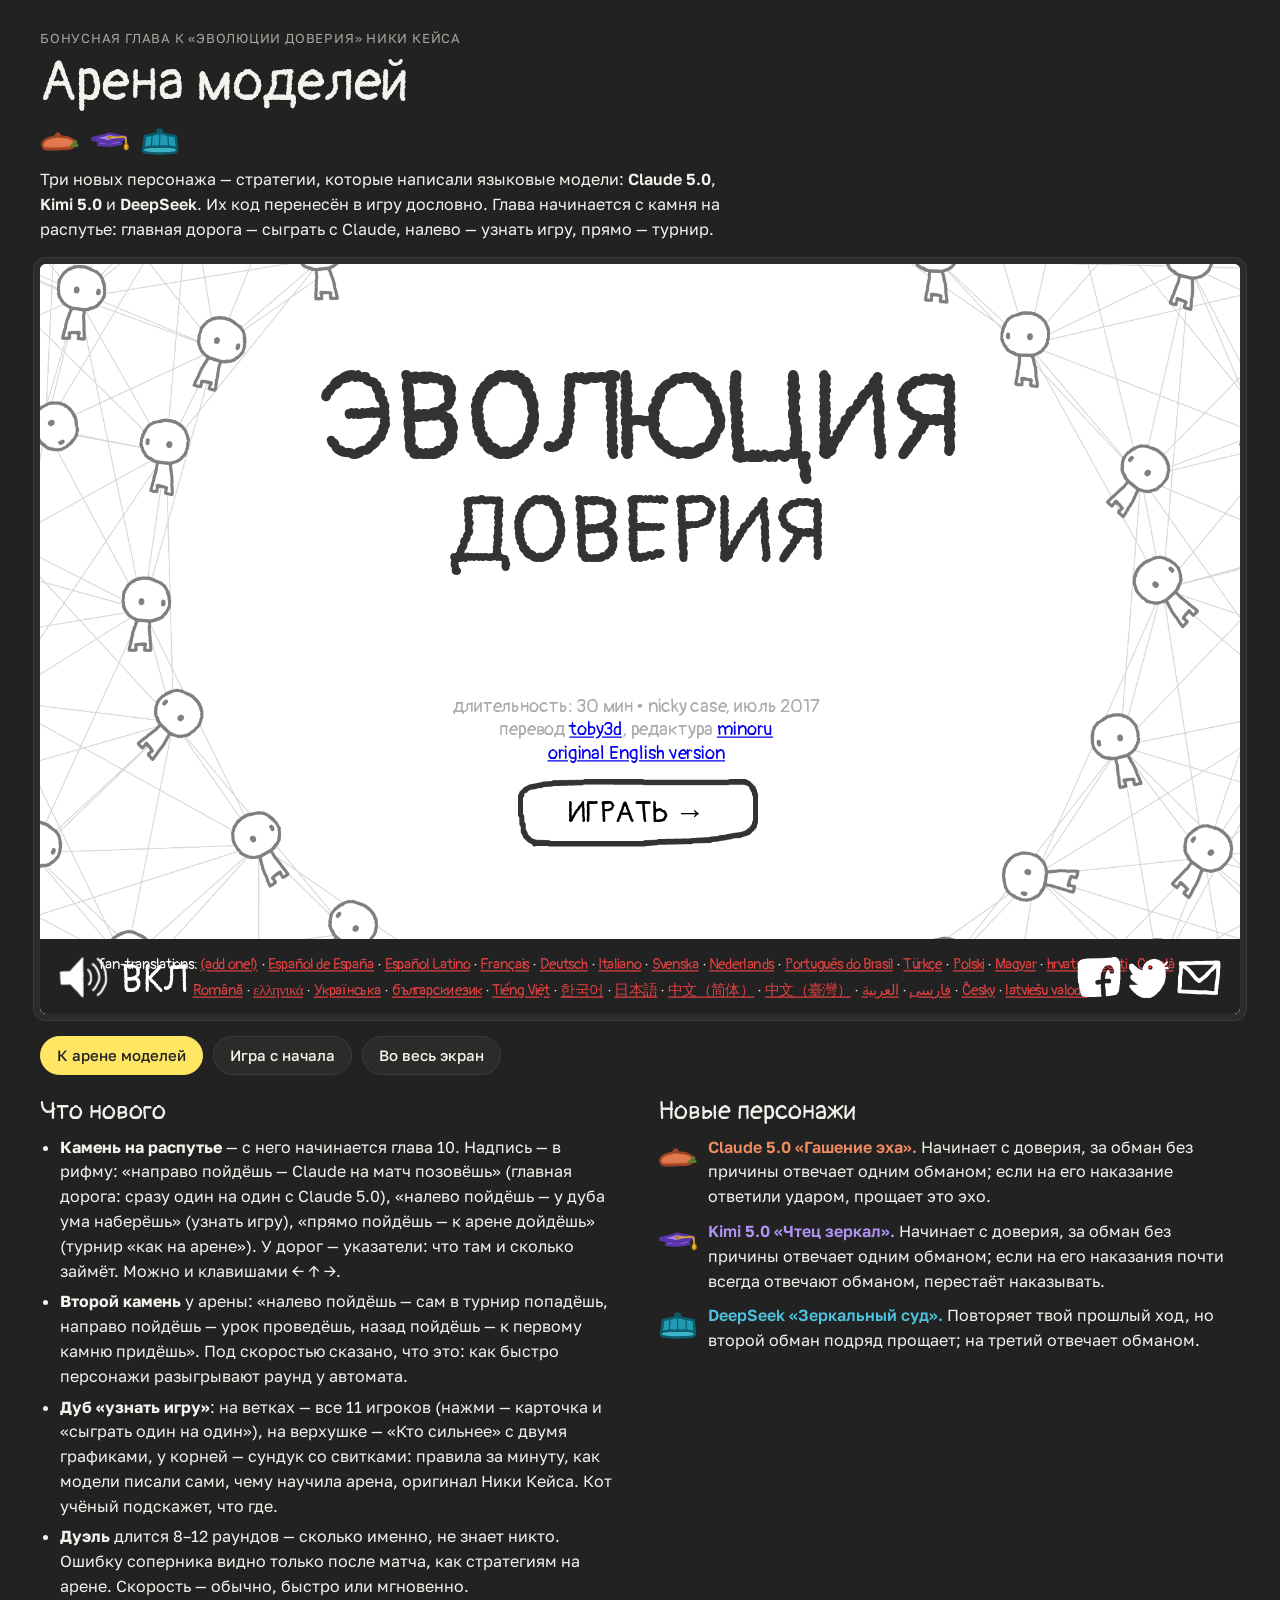
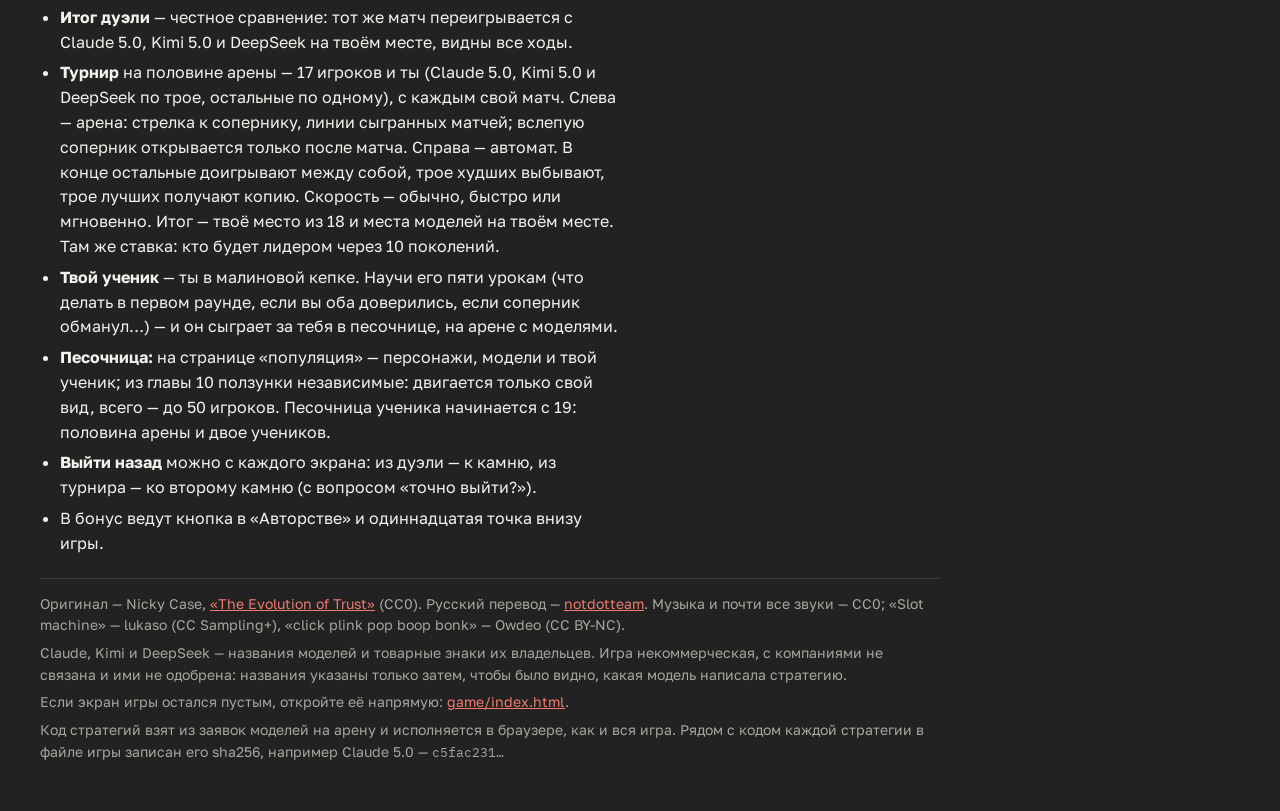
<file: index.html>
<!doctype html>
<html lang="ru">
<head>
<meta charset="utf-8">
<meta name="viewport" content="width=device-width, initial-scale=1">
<title>Арена моделей в «Эволюции доверия»</title>
<meta name="description" content="Бонусная глава к «Эволюции доверия» Ники Кейса: стратегии в ней написали языковые модели (Claude, Kimi, DeepSeek). Сыграй с ними один на один или в турнире — обыграешь?">
<meta property="og:type" content="website">
<meta property="og:site_name" content="Эволюция доверия">
<meta property="og:title" content="Эволюция доверия + бонус «Арена моделей»">
<meta property="og:description" content="Бонусная глава к «Эволюции доверия» Ники Кейса: стратегии в ней написали языковые модели (Claude, Kimi, DeepSeek). Сыграй с ними один на один или в турнире — обыграешь?">
<meta property="og:url" content="https://max508249-ctrl.github.io/arena/">
<meta property="og:image" content="https://max508249-ctrl.github.io/arena/preview.png">
<meta property="og:image:width" content="1200">
<meta property="og:image:height" content="630">
<meta property="og:locale" content="ru_RU">
<meta name="twitter:card" content="summary_large_image">
<link rel="icon" type="image/png" href="game/favicon.png">
<link rel="preconnect" href="https://fonts.googleapis.com">
<link rel="preconnect" href="https://fonts.gstatic.com" crossorigin>
<link rel="stylesheet" href="https://fonts.googleapis.com/css2?family=Pangolin&family=Golos+Text:wght@400;500;600&family=IBM+Plex+Mono:wght@400&display=swap">
<style>
/* Шрифт самой игры — запасной, если Google Fonts недоступен */
@font-face{ font-family: "Pangolin Game"; src: url(game/css/Pangolin-Regular.ttf) format("truetype"); font-display: swap; }
/* Шкаф игрового автомата: тёмный корпус (цвет подвала игры), белый экран с игрой, жёлтый — как подсвеченная клетка выигрыша */
:root{
	--bg: #222222;          /* корпус — как подвал оригинальной игры */
	--panel: #2b2b29;       /* вставки */
	--line: #3b3b38;
	--fg: #f3f2ec;          /* текст */
	--muted: #a7a69d;
	--accent: #ffe663;      /* подсвеченная клетка выигрыша в автомате */
	--accent-ink: #222222;
	--link: #f07a6f;        /* красные ссылки «Авторства», осветлённые для тёмного фона */
	--screen: #ffffff;
	--f-display: "Pangolin", "Pangolin Game", "Comic Sans MS", "Segoe Print", cursive;
	--f-body: "Golos Text", "Segoe UI", "Helvetica Neue", Arial, sans-serif;
	--f-mono: "IBM Plex Mono", "Consolas", "Menlo", monospace;
	color-scheme: dark;
}
html{ background: var(--bg); }
body{
	background: var(--bg);
	color: var(--fg);
	font-family: var(--f-body);
	font-size: 16px;
	line-height: 1.55;
	padding-left: max(16px, env(safe-area-inset-left, 0px));
	padding-right: max(16px, env(safe-area-inset-right, 0px));
	padding-block: 20px 40px;
}
.wrap{ max-width: 1200px; margin: 0 auto; display: grid; gap: 22px; }

/* Шапка */
.marquee{ display: grid; gap: 6px; }
.eyebrow{ font-size: 13px; letter-spacing: 0.06em; text-transform: uppercase; color: var(--muted); }
h1{
	font-family: var(--f-display); font-weight: 400;
	font-size: clamp(34px, 6vw, 56px); line-height: 1.02; margin: 0;
	text-wrap: balance;
}
.hats{ display: flex; flex-wrap: wrap; gap: 4px 10px; align-items: center; margin-top: 4px; }
.hat{
	width: 40px; height: 40px; flex: none;
	background: url(game/assets/ui/sandbox_hats.png) 0 0 / auto 100% no-repeat;
}
.lead{ max-width: 68ch; margin: 0; color: var(--fg); }
.lead b{ font-weight: 600; }

/* Экран */
.stage{
	position: relative; width: 100%; overflow: hidden;
	background: var(--screen); border-radius: 6px;
	box-shadow: 0 0 0 6px var(--panel), 0 0 0 7px var(--line);
}
.stage iframe{
	position: absolute; left: 0; top: 0;
	width: 960px; height: 600px; border: 0; display: block;
	transform-origin: 0 0;
}
.stage:fullscreen{ border-radius: 0; box-shadow: none; background: #000; }

.controls{ display: flex; flex-wrap: wrap; gap: 10px; align-items: center; }
.btn{
	font: 500 15px/1 var(--f-body);
	padding: 11px 16px; border-radius: 999px; cursor: pointer;
	border: 1px solid var(--line); background: var(--panel); color: var(--fg);
}
.btn:hover{ border-color: var(--muted); }
.btn:focus-visible, a:focus-visible{ outline: 2px solid var(--accent); outline-offset: 2px; }
.btn.primary{ background: var(--accent); color: var(--accent-ink); border-color: var(--accent); }
.btn.primary:hover{ filter: brightness(1.05); }
.status{ font-size: 14px; color: var(--muted); }
.phone-hint{ display: none; margin: 0; font-size: 14px; color: var(--muted); }
@media (max-width: 700px) and (orientation: portrait){ .phone-hint{ display: block; } }

/* Описание */
.info{ display: grid; grid-template-columns: repeat(auto-fit, minmax(min(100%, 320px), 1fr)); gap: 22px 36px; }
.info section{ min-width: 0; }
h2{
	font-family: var(--f-display); font-weight: 400; font-size: 26px; line-height: 1.15;
	margin: 0 0 8px;
}
.info p, .info li{ margin: 0; }
.info p + p{ margin-top: 8px; }
.info ul{ margin: 0; padding-left: 20px; display: grid; gap: 6px; }
.cast{ list-style: none; padding: 0 !important; gap: 10px !important; }
.cast li{ display: grid; grid-template-columns: 40px 1fr; gap: 10px; align-items: start; }
.cast .hat{ margin-top: 2px; }
.cast b{ font-weight: 600; }
.c5{ color: #f08b62; } .k5{ color: #b195f5; } .ds{ color: #4cc0dc; }
a{ color: var(--link); }
.mono{ font-family: var(--f-mono); font-size: 13px; }
footer{ border-top: 1px solid var(--line); padding-top: 14px; color: var(--muted); font-size: 14px; display: grid; gap: 6px; max-width: 100ch; }
@media (prefers-reduced-motion: reduce){ *{ transition: none !important; } }
</style>

<div class="wrap">

	<header class="marquee">
		<div class="eyebrow">Бонусная глава к «Эволюции доверия» Ники Кейса</div>
		<h1>Арена моделей</h1>
		<div class="hats" aria-hidden="true">
			<span class="hat" style="background-position:-320px 0"></span>
			<span class="hat" style="background-position:-360px 0"></span>
			<span class="hat" style="background-position:-400px 0"></span>
		</div>
		<p class="lead">Три новых персонажа — стратегии, которые написали языковые модели: <b>Claude 5.0</b>, <b>Kimi 5.0</b> и <b>DeepSeek</b>. Их код перенесён в игру дословно. Глава начинается с камня на распутье: главная дорога — сыграть с Claude, налево — узнать игру, прямо — турнир.</p>
	</header>

	<div class="stage" id="stage">
		<iframe id="game" src="game/index.html" title="Эволюция доверия с бонусной главой «Арена моделей»"></iframe>
	</div>

	<div class="controls">
		<button class="btn primary" id="to-arena" type="button">К арене моделей</button>
		<button class="btn" id="restart" type="button">Игра с начала</button>
		<button class="btn" id="full" type="button">Во весь экран</button>
		<span class="status" id="status" role="status"></span>
	</div>
	<p class="phone-hint">Игра свёрстана под экран 960 × 600: поверни телефон горизонтально — игра встанет на весь экран по высоте. «Во весь экран» на Android поворачивает картинку сам.</p>

	<div class="info">
		<section>
			<h2>Что нового</h2>
			<ul>
				<li><b>Камень на распутье</b> — с него начинается глава 10. Надпись — в рифму: «направо пойдёшь — Claude на матч позовёшь» (главная дорога: сразу один на один с Claude 5.0), «налево пойдёшь — у дуба ума наберёшь» (узнать игру), «прямо пойдёшь — к арене дойдёшь» (турнир «как на арене»). У дорог — указатели: что там и сколько займёт. Можно и клавишами ← ↑ →.</li>
				<li><b>Второй камень</b> у арены: «налево пойдёшь — сам в турнир попадёшь, направо пойдёшь — урок проведёшь, назад пойдёшь — к первому камню придёшь». Под скоростью сказано, что это: как быстро персонажи разыгрывают раунд у автомата.</li>
				<li><b>Дуб «узнать игру»</b>: на ветках — все 11 игроков (нажми — карточка и «сыграть один на один»), на верхушке — «Кто сильнее» с двумя графиками, у корней — сундук со свитками: правила за минуту, как модели писали сами, чему научила арена, оригинал Ники Кейса. Кот учёный подскажет, что где.</li>
				<li><b>Дуэль</b> длится 8–12 раундов — сколько именно, не знает никто. Ошибку соперника видно только после матча, как стратегиям на арене. Скорость — обычно, быстро или мгновенно.</li>
				<li><b>Итог дуэли</b> — честное сравнение: тот же матч переигрывается с Claude 5.0, Kimi 5.0 и DeepSeek на твоём месте, видны все ходы.</li>
				<li><b>Турнир</b> на половине арены — 17 игроков и ты (Claude 5.0, Kimi 5.0 и DeepSeek по трое, остальные по одному), с каждым свой матч. Слева — арена: стрелка к сопернику, линии сыгранных матчей; вслепую соперник открывается только после матча. Справа — автомат. В конце остальные доигрывают между собой, трое худших выбывают, трое лучших получают копию. Скорость — обычно, быстро или мгновенно. Итог — твоё место из 18 и места моделей на твоём месте. Там же ставка: кто будет лидером через 10 поколений.</li>
				<li><b>Твой ученик</b> — ты в малиновой кепке. Научи его пяти урокам (что делать в первом раунде, если вы оба доверились, если соперник обманул…) — и он сыграет за тебя в песочнице, на арене с моделями.</li>
				<li><b>Песочница:</b> на странице «популяция» — персонажи, модели и твой ученик; из главы 10 ползунки независимые: двигается только свой вид, всего — до 50 игроков. Песочница ученика начинается с 19: половина арены и двое учеников.</li>
				<li><b>Выйти назад</b> можно с каждого экрана: из дуэли — к камню, из турнира — ко второму камню (с вопросом «точно выйти?»).</li>
				<li>В бонус ведут кнопка в «Авторстве» и одиннадцатая точка внизу игры.</li>
			</ul>
		</section>
		<section>
			<h2>Новые персонажи</h2>
			<ul class="cast">
				<li><span class="hat" style="background-position:-320px 0"></span><span><b class="c5">Claude 5.0 «Гашение эха».</b> Начинает с доверия, за обман без причины отвечает одним обманом; если на его наказание ответили ударом, прощает это эхо.</span></li>
				<li><span class="hat" style="background-position:-360px 0"></span><span><b class="k5">Kimi 5.0 «Чтец зеркал».</b> Начинает с доверия, за обман без причины отвечает одним обманом; если на его наказания почти всегда отвечают обманом, перестаёт наказывать.</span></li>
				<li><span class="hat" style="background-position:-400px 0"></span><span><b class="ds">DeepSeek «Зеркальный суд».</b> Повторяет твой прошлый ход, но второй обман подряд прощает; на третий отвечает обманом.</span></li>
			</ul>
		</section>
	</div>

	<footer>
		<div>Оригинал — Nicky Case, <a href="https://ncase.me/trust/" target="_blank" rel="noopener">«The Evolution of Trust»</a> (CC0). Русский перевод — <a href="https://github.com/notdotteam/trust" target="_blank" rel="noopener">notdotteam</a>. Музыка и почти все звуки — CC0; «Slot machine» — lukaso (CC Sampling+), «click plink pop boop bonk» — Owdeo (CC BY-NC).</div>
		<div>Claude, Kimi и DeepSeek — названия моделей и товарные знаки их владельцев. Игра некоммерческая, с компаниями не связана и ими не одобрена: названия указаны только затем, чтобы было видно, какая модель написала стратегию.</div>
		<div>Если экран игры остался пустым, откройте её напрямую: <a href="game/index.html" target="_self">game/index.html</a>.</div>
		<div>Код стратегий взят из заявок моделей на арену и исполняется в браузере, как и вся игра. Рядом с кодом каждой стратегии в файле игры записан его sha256, например Claude 5.0 — <span class="mono">c5fac231…</span></div>
	</footer>

</div>

<script>
(function(){
	var stage = document.getElementById("stage");
	var frame = document.getElementById("game");
	var statusEl = document.getElementById("status");
	var W = 960, H = 600;

	var touch = !!(window.matchMedia && window.matchMedia("(pointer: coarse)").matches);
	function fullEl(){ return document.fullscreenElement || document.webkitFullscreenElement || null; }
	function landscape(){ return window.innerWidth > window.innerHeight; }

	// Экран игры масштабируется под ширину страницы (игра свёрстана под 960 × 600).
	// Телефон горизонтально — ещё и под высоту экрана, чтобы игра была видна целиком, без прокрутки.
	function fit(){
		var full = fullEl() === stage;
		var s;
		if(full){
			s = Math.min(window.innerWidth / W, window.innerHeight / H);
			frame.style.left = Math.max(0, (window.innerWidth - W * s) / 2) + "px";
			frame.style.top = Math.max(0, (window.innerHeight - H * s) / 2) + "px";
			stage.style.height = "";
		}else{
			s = Math.min(stage.clientWidth / W, 1.25);
			if(touch && landscape()) s = Math.min(s, (window.innerHeight - 8) / H);
			frame.style.left = Math.max(0, (stage.clientWidth - W * s) / 2) + "px";
			frame.style.top = "0px";
			stage.style.height = Math.round(H * s) + "px";
		}
		frame.style.transform = "scale(" + s + ")";
	}
	fit();
	if(window.ResizeObserver) new ResizeObserver(fit).observe(stage);
	window.addEventListener("resize", fit);
	document.addEventListener("fullscreenchange", fit);
	document.addEventListener("webkitfullscreenchange", fit);

	// Повернули телефон горизонтально — показать игру целиком
	window.addEventListener("orientationchange", function(){
		setTimeout(function(){
			fit();
			if(touch && landscape() && !fullEl() && stage.scrollIntoView) stage.scrollIntoView({block: "center"});
		}, 300);
	});

	function say(text){ statusEl.textContent = text || ""; }

	// Сразу в главу 10: игра должна загрузиться; кнопка «Начать» нажимается за игрока
	document.getElementById("to-arena").addEventListener("click", function(){
		var w;
		try{
			w = frame.contentWindow;
			if(!w || !w.slideshow || !w.publish) throw new Error("not ready");
		}catch(e){
			say("Нажмите «Начать», затем последнюю, одиннадцатую точку внизу игры.");
			return;
		}
		var start = w.slideshow.objects && w.slideshow.objects.loading_button;
		if(start){
			if(!start.active){ say("Игра ещё загружается — попробуйте через пару секунд."); return; }
			if(start.config && start.config.onclick) start.config.onclick();
		}
		if(w.Scratcher && w.Scratcher.isTransitioning){
			setTimeout(function(){ w.publish("slideshow/scratch", ["arena"]); }, 1700);
		}else{
			w.publish("slideshow/scratch", ["arena"]);
		}
		say("");
		try{ frame.focus(); }catch(e){}
	});

	document.getElementById("restart").addEventListener("click", function(){
		say("");
		try{ frame.contentWindow.location.reload(); }catch(e){ frame.src = "game/index.html"; }
	});

	// Во весь экран; на телефоне — сразу горизонтально (где браузер это позволяет: Android — да, iPhone — нет)
	var fullBtn = document.getElementById("full");
	var requestFull = stage.requestFullscreen || stage.webkitRequestFullscreen;
	if(!requestFull){ fullBtn.hidden = true; }
	function lockLandscape(){
		try{
			if(touch && screen.orientation && screen.orientation.lock){
				var l = screen.orientation.lock("landscape");
				if(l && l.catch) l.catch(function(){});
			}
		}catch(e){}
	}
	function onFullChange(){
		if(fullEl() === stage){ lockLandscape(); }
		else{ try{ if(screen.orientation && screen.orientation.unlock) screen.orientation.unlock(); }catch(e){} }
	}
	document.addEventListener("fullscreenchange", onFullChange);
	document.addEventListener("webkitfullscreenchange", onFullChange);
	fullBtn.addEventListener("click", function(){
		var p;
		try{ p = requestFull.call(stage); }catch(e){ p = null; }
		if(p && p.catch) p.catch(function(){ say("Полноэкранный режим здесь недоступен."); });
	});
})();
</script>
</file>
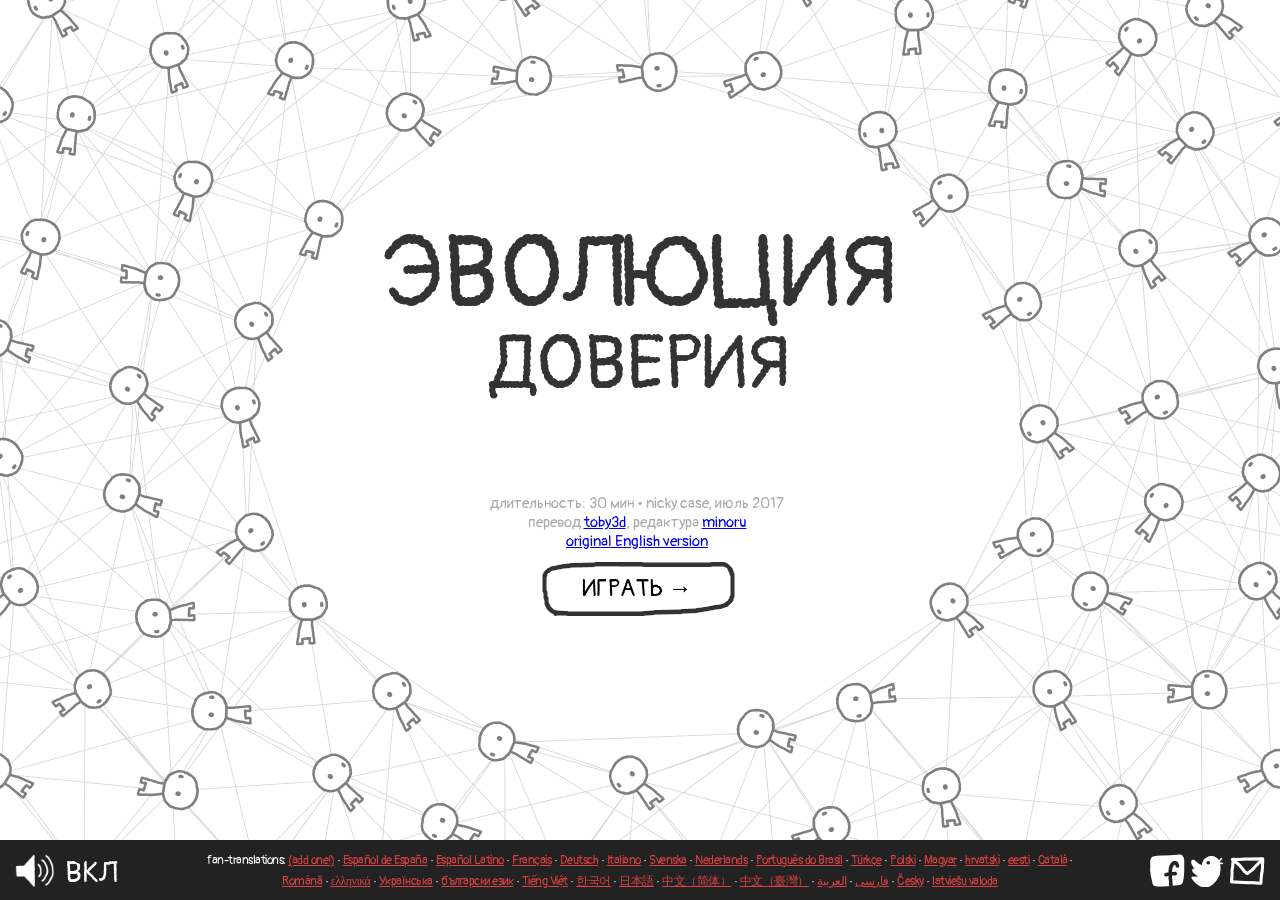
<file: game/index.html>
<!--

TRANSLATION GUIDE:
https://github.com/ncase/trust#how-to-translate-this-thang

Hello fan-translaters!
First off, thank you so much for taking the time to help out,
I super appreciate it. :3 Anyway, to make translation a bit easier
(or at least less painful) I've scattered comments about on
what things you should translate, plus any additional info

Translate the following files:

    index.html - The title & social sharing text (a few words)
    words.html - All the words for the interactive itself (~3,300 words)
    (optional) notes/index.html - The footnotes (~1,100 words)
    (optional) peeps/index.html - The full credits (a few words)

Many thanks again!

<3,
~ Nicky Case

-->
<!doctype>
<html>
<head>

	<!-- TO TRANSLATE: "title", "description" -->
	<title>Эволюция доверия</title>
	<meta name="description" content="интерактивное руководство теории игр о том, зачем и как мы доверяем друг другу"/>
    <meta content="text/html;charset=utf-8" http-equiv="Content-Type">
	<meta content="utf-8" http-equiv="encoding">
	<meta charset="utf-8">
	<link rel="icon" type="image/png" href="favicon.png">

	<!-- TO TRANSLATE: "name", "description" -->
	<meta itemprop="name" content="Эволюция доверия">
	<meta itemprop="description" content="интерактивное руководство теории игр о том, зачем и как мы доверяем друг другу">
	<meta itemprop="image" content="http://ncase.me/trust/social/thumbnail.png">

	<!-- TO TRANSLATE: "title", "description" -->
	<meta name="twitter:card" content="summary_large_image">
	<meta name="twitter:site" content="@ncasenmare">
	<meta name="twitter:title" content="Эволюция доверия">
	<meta name="twitter:description" content="интерактивное руководство теории игр о том, зачем и как мы доверяем друг другу">
	<meta name="twitter:creator" content="@ncasenmare">
	<meta name="twitter:image" content="http://ncase.me/trust/social/thumbnail.png">

	<!-- TO TRANSLATE: "title", "description" -->
	<meta property="og:title" content="Эволюция доверия">
	<meta property="og:type" content="website">
	<meta property="og:url" content="http://ncase.me/trust/">
	<meta property="og:image" content="http://ncase.me/trust/social/thumbnail.png">
	<meta property="og:description" content="интерактивное руководство теории игр о том, зачем и как мы доверяем друг другу">

	<!-- Styles -->
	<link rel="stylesheet" href="css/slides.css">
	<link rel="stylesheet" href="css/balloon.css">
	<link rel="stylesheet" href="css/arena.css"> <!-- АРЕНА МОДЕЛЕЙ -->

</head>
<body>
	<div id="preloader">загрузка...</div> <!-- TRANSLATE THIS -->
	<div style="display:none" id="main">
		<div id="slideshow_container">
			<div id="slideshow"></div>
			<div id="scratcher"></div>
		</div>
	</div>
	<div style="display:none" id="footer">
		<div id="sound" sound="on" class="no-select">
			<div id="sound_icon"></div>
			<div id="sound_on">ВКЛ</div> <!-- TRANSLATE THIS -->
			<div id="sound_off">ВЫКЛ</div> <!-- TRANSLATE THIS -->
		</div>
		<div id="select"></div>

		<!-- TRANSLATE "title" & "text". Make sure it's less than 112 characters, for Twitter's sake -->
		<!-- Also, "link" will be changed later to whatever the link for the translated version will be. -->
		<sharing title="Эволюция доверия"
				 text="Люди больше не доверяют друг другу. Зачем? И как это исправить? Интерактивное руководство теории игр о доверии:"
				 link="http://ncase.me/trust/"></sharing>

		<!-- List of translations thus far! -->
		<div id="translations">
			fan-translations:
			<a href="https://github.com/ncase/trust#how-to-translate-this-thang" target="_blank">(add one!)</a> &middot;
			<a href="https://ccamara.github.io/trust/">Español de España</a> &middot;
			<a href="https://maeriens.github.io/trust/">Español Latino</a> &middot;
			<a href="https://ayowel.github.io/trust/">Français</a> &middot;
			<a href="https://jkoelling.github.io/trust/">Deutsch</a> &middot;
			<a href="https://lvdt.github.io/trust/">Italiano</a> &middot;
			<a href="http://trust.alicedarner.se/">Svenska</a> &middot;
			<a href="https://rayraz.github.io/trust/">Nederlands</a> &middot;
			<a href="https://brunolemos.github.io/trust/">Português do Brasil</a> &middot;
			<a href="https://osaatcioglu.github.io/trust/">Türkçe</a> &middot;
			<a href="https://sin.github.io/trust/">Polski</a> &middot;
			<a href="http://ncase.me/trust-hu/">Magyar</a> &middot;
			<a href="http://www.varljiv.org/evolucija-povjerenja/index.html">hrvatski</a> &middot;
			<a href="http://ncase.me/trust-et/">eesti</a> &middot;
			<a href="https://fbricart.github.io/trust/">Català</a> &middot;
			<a href="https://enfactorial.github.io/trust/">Română</a> &middot;
			<a href="https://lightspot21.github.io/trust/">ελληνικά</a> &middot;
			<a href="https://yaroslav-f.github.io/trust/">Українська</a> &middot;
			<a href="http://ncase.me/trust-bg/">български език</a> &middot;
			<a href="https://nghiatt90.github.io/trust-vn/">Tiếng Việt</a> &middot;
			<a href="https://osori.github.io/trust-ko/">한국어</a> &middot; 
			<a href="https://htlife.github.io/trust_jp/">日本語</a> &middot;
			<a href="https://sekai.co/trust/">中文（简体）</a> &middot; 
			<a href="https://audreyt.github.io/trust-zh-TW/">中文（臺灣）</a>	 &middot;
			<a href="https://hamed.github.io/trust/">فارسی</a> &middot;
			<a href="https://mudaraljundi.github.io/trust/">العربية</a> &middot;
			<a href="https://nextghost.github.io/trust/">Česky</a> &middot;
			<a href="https://reversedfate.github.io/trust/">latviešu valoda</a>
		</div>

	</div>
</body>
</html>

<!-- Libraries -->
<script src="js/lib/helpers.js"></script>
<script src="js/lib/pegasus.js"></script>
<script>var c_ = {};</script>
<script src="js/lib/minpubsub.src.js"></script>
<script src="js/lib/q.js"></script>
<script src="js/lib/pixi.min.js"></script>
<script src="js/lib/howler.js"></script>
<script>var createjs = window;</script>
<script src="js/lib/tweenjs-0.6.2.min.js"></script>
<script>Ticker.framerate=60; Ticker.paused=true;</script>
<script src="js/lib/sharing.js"></script>

<!-- Core Engine -->
<script src="js/core/Loader.js"></script>
<script src="js/core/Slideshow.js"></script>
<script src="js/core/SlideSelect.js"></script>
<script src="js/core/Button.js"></script>
<script src="js/core/TextBox.js"></script>
<script src="js/core/Words.js"></script>
<script src="js/core/IncDecNumber.js"></script>
<script src="js/core/Slider.js"></script>
<script src="js/core/Scratcher.js"></script>
<script src="js/core/Background.js"></script>
<script src="js/core/ImageBox.js"></script>
<script src="js/core/PayoffsUI.js"></script>

<!-- Simulations -->
<script src="js/sims/Splash.js"></script>
<script src="js/sims/PD.js"></script>
<script src="js/sims/ArenaStrategies.js"></script> <!-- АРЕНА: новые персонажи -->
<script src="js/sims/Iterated.js"></script>
<script src="js/sims/Tournament.js"></script>
<script src="js/sims/SandboxUI.js"></script>
<script src="js/sims/ArenaUI.js"></script> <!-- АРЕНА: объекты бонусной главы -->

<!-- Slides -->
<script src="js/slides/0_Slides_Intro.js"></script>
<script src="js/slides/1_Slides_OneOff.js"></script>
<script src="js/slides/2_Slides_Iterated.js"></script>
<script src="js/slides/3_Slides_Tournament.js"></script>
<script src="js/slides/4_Slides_Evolution.js"></script>
<script src="js/slides/5_Slides_Distrust.js"></script>
<script src="js/slides/6_Slides_Noise.js"></script>
<script src="js/slides/7_Slides_Sandbox.js"></script>
<script src="js/slides/8_Slides_Conclusion.js"></script>
<script src="js/slides/9_Slides_Credits.js"></script>
<script src="js/slides/10_Slides_Arena.js"></script> <!-- АРЕНА: бонусная глава -->

<!-- Main Code -->
<script src="js/main.js"></script>
</file>
<file: game/css/slides.css>
@font-face{
	font-family: Pangolin;
	font-style: normal;
	src: url('Pangolin-Regular.ttf') format('truetype');
}

html,body{
	width: 100%;
	height: 100%;
}

body{
	
	margin:0;
	overflow: hidden;

	background: #fff;

	font-family: 'Pangolin', cursive;
	color: #333;
	font-size: 20px;

}
#preloader{
	position: absolute;
    margin: auto;
    top: 0;
    left: 0;
    right: 0;
    bottom: 0;
    width: 200px;
    height: 50px;
    font-size: 30px;
    text-align: center;
}
#main{
	width: 100%;
	height: calc(100% - 60px);
	position: relative;
	overflow: hidden;
}
#footer{
	position: absolute;
	z-index: 1000;
	width: 100%;
	height: 60px;
	background: #222;
}
s{
	text-decoration: line-through;
}

#translations{
	margin: 10px auto;
    font-size: 12px;
    line-height: 21px;
    color: #fff;
    text-align: center;
    width: 900px;
    letter-spacing: -0.5px;
}
#translations a{
	color:#dd4040;
}
#translations a:hover{
	color:#ee5151;
}



/*************************/
/******* SOUND *******/
/*************************/
#sound{
	position: absolute;
	left:13px;
	top:5px;
	width: 100px;
	height: 50px;
	cursor: pointer;
}
#sound > div{
	position: absolute;
}
#sound #sound_icon{
	background: url(../assets/ui/sound.png);
	background-size: auto 100%;
	width: 40px;
	height: 40px;
	top: 5px;
	left:2px;
}
#sound #sound_on, #sound #sound_off{
	left: 52px;
    font-size: 30px;
    line-height: 55px;
}
#sound #sound_on{
	color:#fff;
}
#sound #sound_off{
	color:#595959;
}
#sound[sound=off] #sound_icon{
	background-position: -40px 0;
}
#sound[sound=on] #sound_on, #sound[sound=off] #sound_off{
	display: block;
}
#sound[sound=off] #sound_on, #sound[sound=on] #sound_off{
	display: none;
}

.sharing{
	position: absolute;
	width:120px;
	height:40px;
	top:10px;
	right:13px;
}
.sharing img{
	width: 40px;
	height: 40px;
}

/*************************/
/******* SLIDESHOW *******/
/*************************/

#slideshow_container{
	width:0; height:0;
	position:absolute;
	margin:auto; 
	top:0; left:0; right:0; bottom:0;
}
#slideshow{
	
	/*border: 1px solid rgba(0,0,0,0.2);*/
	width:960px;
	height:540px;

	/* Center this thing */
	position: absolute;
	left:-480px;
	top:-270px;

}
.object{
	position: absolute;
	transition: left 0.5s ease-in-out, top 0.5s ease-in-out;
}
.fader{
	transition: opacity 0.5s ease-in-out !important;
}

/******** Text Box ********/

.textbox{}
.textbox > div{
	position: absolute;
}
/* fake bold */
.textbox b{
	font-weight: normal;
	text-shadow:1px 0 0 currentColor;
}


.label{
	position: absolute;
}

/********* Button ********/

.no-select{
	-webkit-user-select: none;
	-moz-user-select: none;
	-ms-user-select: none;
	user-select: none;
	cursor: default;
}
.button{
	z-index: 0;
	-webkit-user-select: none;
	-moz-user-select: none;
	-ms-user-select: none;
	user-select: none;

	transform-origin: 97.5px 27.5px;
	transition: transform 0.1s ease-out;

	text-align: center;
}
.button #background{
	position: absolute;
	background: url(../assets/ui/button.png);
	width:250px; height:125px;
	background-size: 100%;
	top:-35px; left:-30px;
	pointer-events:none;
	cursor: default;
}
.button #text{
	
	font-family: 'Pangolin', cursive;
	color: #000;
	font-size: 24px;

	width: 180px;
	height: 30px;
	text-align: center;

	position: absolute;
	top:14px; left:5px;

	cursor: default;

}
.button #hitbox{
	position: absolute;
	width:195px; height:55px;
	cursor: pointer;
}
.button[hover=yes]{
	z-index: 100;
	transform: scale(1.02, 1.02);
}
.button[hover=yes] #background{
	background-position: 0px -125px !important;
}
.button[deactivated=yes] #background{
	background-position: 0px -250px !important;
}
.button[deactivated=yes] #text{
	color: #CCCCCC;
}
.button[deactivated=yes] #hitbox{
	display: none;
}
.button[size=short]{
	transform-origin: 57.5px 27.5px;
}
.button[size=short] #background{
	background: url(../assets/ui/button_short.png);
	background-size: 100%;
	width:150px; left:-20px;
}
.button[size=short] #text{
	width:105px;
	/*font-size: 18px;
    top: 18px;*/
}
.button[size=short] #hitbox{
	width:115px;
}
.button[size=long]{
	transform-origin: 172.5px 27.5px;
}
.button[size=long] #background{
	background: url(../assets/ui/button_long.png);
	background-size: 100%;
	width:400px;
}
.button[size=long] #text{
	width:330px;
	top: 11px;
}
.button[size=long] #hitbox{
	width:345px;
}
.button:active{
    transform: scale(0.95, 0.95);
}


/*************************/
/****** SANDBOX UI *******/
/*************************/

#sandbox_tabs{
	position: absolute;
	left: 460px; top:-10px;
	background: url(../assets/ui/sandbox_tabs.png);
	width:500px; height:470px;
	background-size: auto 100%;

	-webkit-user-select: none;  /* Chrome all / Safari all */
	-moz-user-select: none;     /* Firefox all */
	-ms-user-select: none;      /* IE 10+ */
	user-select: none; 
	cursor: default;
}
#sandbox_tabs > div{
	position: absolute;
}
#sandbox_tabs .hitbox{
	cursor: pointer;
	font-size: 25px;
	top: 22px;
}
#sandbox_tabs .sandbox_page{
	width: 433px;
	height: 385px;
	left: 33px;
	top: 80px;
}
.incdec{
	width: 0; height: 0;
	position: absolute;
}
.incdec > div{
	position: absolute;
}
.incdec > .incdec_num{
	width:50px; height:50px;
	font-size: 25px;
	text-align: center;
    top: -16px;
    left: -25px;
    cursor: default;
}
.incdec > .incdec_control{
	left:-10px;
	width:20px; height:20px;
	background: url(../assets/ui/sandbox_incdec.png);
	background-size: auto 100%;
	cursor: pointer;
}
.incdec > .incdec_control[arrow=up]{ top:-35px; background-position:0px 0px; }
.incdec > .incdec_control[arrow=up]:hover{ background-position:-20px 0px; }
.incdec > .incdec_control[arrow=down]{ bottom:-35px; background-position:-40px 0px; }
.incdec > .incdec_control[arrow=down]:hover{ background-position:-60px 0px; }

.slider{
	position: absolute;
	height: 40px;
}
.slider > div{
	position: absolute;
}
.slider > .slider_bg{
	top:0;
	width:100%; height:30px;
	background: url(../assets/ui/slider_bg.png);
	background-size: auto 100%;
}
.slider > .slider_knob{
	top:0;
	width:30px; height:30px;
	background: url(../assets/ui/slider_knob.png);
	background-size: 100% 100%;
	cursor: -webkit-grab;
	cursor: -moz-grab;
	cursor: grab;
}
.slider > .slider_knob:active{
	cursor: -webkit-grabbing;
	cursor: -moz-grabbing;
	cursor: grabbing;
}

.sandbox_pop{
	position: absolute;
}
.sandbox_pop>div{
	position: absolute;
}
.sandbox_pop_icon{
	width: 40px;
	height: 40px;
	background: url(../assets/ui/sandbox_hats.png);
	background-size: auto 100%;
}
.sandbox_pop_label{
	font-size: 18px;
    width: 150px;
    top: 8px;
    left: 50px;
}

/*************************/
/******* SCRATCHER *******/
/*************************/

.scratcher{
	position: absolute;
	top:0; left:0;
	width: 100%; height: 100%;
	background: url(../assets/ui/scratch.png);
	background-size: 200% 2000%;
	display: none;

	z-index: 200;
}

/*************************/
/******* SCOREBOARD *******/
/*************************/

#scoreboard{
	position: absolute;
	width:200px; height:100px;
	background: url(../assets/iterated/iterated_scoreboard.png);
	background-size: 100% 100%;
}
#scoreboard > div{
	position: absolute;
	width: 60px; height: 60px;
	text-align: center;
	font-size: 50px;
	color: #666666;
}
#scoreboard > div:nth-child(1){
	left: 20px;
    top: 21px;
}
#scoreboard > div:nth-child(2){
	right: 15px;
    top: 21px;
}

/*************************/
/******* CHARACTERS *******/
/*************************/

.character{
	position: absolute;
	height: 114px;
}
.character #peep{
	background: url(../assets/tournament/peep_characters.png);
	background-size: auto 100%;
	width: 105px;
	height: 114px;
	top: -5px;
    left: -10px;
}
.character #desc{
	width: calc(100% - 100px);
	font-size: 18px;
	height: 114px;
	right: 0;
	line-height: 1.2em;
}
.character #peep[char=tft]{    background-position: 0 0; }
.character #peep[char=all_d]{  background-position: -105px 0; }
.character #peep[char=all_c]{  background-position: -210px 0; }
.character #peep[char=grudge]{ background-position: -315px 0; }
.character #peep[char=prober]{ background-position: -420px 0; }
.character #peep[char=tf2t]{   background-position: -525px 0; }
.character #peep[char=pavlov]{ background-position: -630px 0; }
.character #peep[char=random]{ background-position: -735px 0; }

.tft{ color:#4089DD; }
.all_d{ color:#52537F; }
.all_c{ color:#FF75FF; }
.grudge{ color:#efc701; }
.prober{ color:#f6b24c; }
.tf2t{ color:#88A8CE; }
.pavlov{ color:#86C448; }
.random{ color:#FF5E5E; }

.icon{
	width:25px; height:25px;
	background: url(../assets/ui/sandbox_hats.png);
	background-size: auto 100%;
	display: inline-block;
	position: relative;
    top: 1px;
}
.icon_label{
	display: inline-block;
	font-size: 20px;
	position: relative;
    top: -3px;
}
.tft .icon{ 		background-position: 0 0; }
.all_d .icon{ 	background-position: -25px 0; }
.all_c .icon{ 	background-position: -50px 0; }
.grudge .icon{ 	background-position: -75px 0; }
.prober .icon{ 	background-position: -100px 0; }
.tf2t .icon{ 	background-position: -125px 0; }
.pavlov .icon{ 	background-position: -150px 0; }
.random .icon{ 	background-position: -175px 0; }

/*************************/
/******* MISC STUFF *******/
/*************************/

.score_small{
	width:40px; height:40px;
	background: url(../assets/tournament/score_small.png);
	background-size: auto 100%;
	display: inline-block;
}
.score_small[payoff=R]{ background-position: 0 0; }
.score_small[payoff=T]{ background-position: -40px 0; }
.score_small[payoff=S]{ background-position: -80px 0; }
.score_small[payoff=P]{ background-position: -120px 0; }

/*************************/
/***** SLIDE SELECT ******/
/*************************/

#select{
	width:100%;
	text-align: center;
    padding-top: 15px;
}
#select .dot{
	width: 30px;
	height: 30px;
	border-radius: 40px;
	border: 1px solid #fff;
	display: inline-block;
	margin: 0 5px;
	cursor: pointer;
}
#select .dot[selected]{
	background: #fff;
}

/*************************/
/***** CREDITS ******/
/*************************/

.credits{
	color: #888;
}
.credits .big{
	font-size:40px;
	line-height: 42px;
	color:#fff;
}
.credits .divider{
	display: block;
	height: 40px;
}
.credits a{
	color:#dd4040;
}
.credits a:hover{
	color:#ee5151;
}
</file>
<file: game/css/balloon.css>
button[data-balloon] {
  overflow: visible;
}
[data-balloon] {
  position: relative;
}
[data-balloon]:before,
[data-balloon]:after {
  -ms-filter: "progid:DXImageTransform.Microsoft.Alpha(Opacity=0)";
  filter: alpha(opacity=0);
  -khtml-opacity: 0;
  -moz-opacity: 0;
  opacity: 0;
  pointer-events: none;
  -webkit-transition: all 0.1s ease-out 0.1s;
  transition: all 0.1s ease-out 0.1s;
  bottom: 100%;
  left: 50%;
  position: absolute;
  z-index: 10;
  -webkit-transform: translate(-50%, 10px);
  -ms-transform: translate(-50%, 10px);
  transform: translate(-50%, 10px);
  -webkit-transform-origin: top;
  -ms-transform-origin: top;
  transform-origin: top;
}
[data-balloon]:after {
  background: rgba(17, 17, 17, 0.9);
  border-radius: 4px;
  color: #fff;
  content: attr(data-balloon);
  font-size: 18px;
  padding: .5em 1em;
  white-space: nowrap;
  /*margin-bottom: 11px;*/
  margin-bottom: 26px;
}
[data-balloon]:before {
  background: url('data:image/svg+xml;charset=utf-8,%3Csvg%20xmlns%3D%22http%3A//www.w3.org/2000/svg%22%20width%3D%2236px%22%20height%3D%2212px%22%3E%3Cpath%20fill%3D%22rgba%2817,%2017,%2017,%200.9%29%22%20transform%3D%22rotate%280%29%22%20d%3D%22M2.658,0.000%20C-13.615,0.000%2050.938,0.000%2034.662,0.000%20C28.662,0.000%2023.035,12.002%2018.660,12.002%20C14.285,12.002%208.594,0.000%202.658,0.000%20Z%22/%3E%3C/svg%3E') no-repeat;
  background-size: 100% auto;
  height: 6px;
  width: 18px;
  content: "";
  /*margin-bottom: 5px;*/
  margin-bottom: 20px;
}
[data-balloon]:hover:before,
[data-balloon][data-balloon-visible]:before,
[data-balloon]:hover:after,
[data-balloon][data-balloon-visible]:after {
  -ms-filter: "progid:DXImageTransform.Microsoft.Alpha(Opacity=100)";
  filter: alpha(opacity=100);
  -khtml-opacity: 1;
  -moz-opacity: 1;
  opacity: 1;
  pointer-events: auto;
  -webkit-transform: translate(-50%, 0);
  -ms-transform: translate(-50%, 0);
  transform: translate(-50%, 0);
}
[data-balloon].font-awesome:after {
  font-family: FontAwesome;
}
[data-balloon][data-balloon-break]:after {
  white-space: pre;
}
[data-balloon-pos="down"]:before,
[data-balloon-pos="down"]:after {
  bottom: auto;
  left: 50%;
  top: 100%;
  -webkit-transform: translate(-50%, -10px);
  -ms-transform: translate(-50%, -10px);
  transform: translate(-50%, -10px);
}
[data-balloon-pos="down"]:after {
  margin-top: 11px;
}
[data-balloon-pos="down"]:before {
  background: url('data:image/svg+xml;charset=utf-8,%3Csvg%20xmlns%3D%22http%3A//www.w3.org/2000/svg%22%20width%3D%2236px%22%20height%3D%2212px%22%3E%3Cpath%20fill%3D%22rgba%2817,%2017,%2017,%200.9%29%22%20transform%3D%22rotate%28180%2018%206%29%22%20d%3D%22M2.658,0.000%20C-13.615,0.000%2050.938,0.000%2034.662,0.000%20C28.662,0.000%2023.035,12.002%2018.660,12.002%20C14.285,12.002%208.594,0.000%202.658,0.000%20Z%22/%3E%3C/svg%3E') no-repeat;
  background-size: 100% auto;
  height: 6px;
  width: 18px;
  margin-top: 5px;
  margin-bottom: 0;
}
[data-balloon-pos="down"]:hover:before,
[data-balloon-pos="down"][data-balloon-visible]:before,
[data-balloon-pos="down"]:hover:after,
[data-balloon-pos="down"][data-balloon-visible]:after {
  -webkit-transform: translate(-50%, 0);
  -ms-transform: translate(-50%, 0);
  transform: translate(-50%, 0);
}
[data-balloon-pos="left"]:before,
[data-balloon-pos="left"]:after {
  bottom: auto;
  left: auto;
  right: 100%;
  top: 50%;
  -webkit-transform: translate(10px, -50%);
  -ms-transform: translate(10px, -50%);
  transform: translate(10px, -50%);
}
[data-balloon-pos="left"]:after {
  margin-right: 11px;
}
[data-balloon-pos="left"]:before {
  background: url('data:image/svg+xml;charset=utf-8,%3Csvg%20xmlns%3D%22http%3A//www.w3.org/2000/svg%22%20width%3D%2212px%22%20height%3D%2236px%22%3E%3Cpath%20fill%3D%22rgba%2817,%2017,%2017,%200.9%29%22%20transform%3D%22rotate%28-90%2018%2018%29%22%20d%3D%22M2.658,0.000%20C-13.615,0.000%2050.938,0.000%2034.662,0.000%20C28.662,0.000%2023.035,12.002%2018.660,12.002%20C14.285,12.002%208.594,0.000%202.658,0.000%20Z%22/%3E%3C/svg%3E') no-repeat;
  background-size: 100% auto;
  height: 18px;
  width: 6px;
  margin-right: 5px;
  margin-bottom: 0;
}
[data-balloon-pos="left"]:hover:before,
[data-balloon-pos="left"][data-balloon-visible]:before,
[data-balloon-pos="left"]:hover:after,
[data-balloon-pos="left"][data-balloon-visible]:after {
  -webkit-transform: translate(0, -50%);
  -ms-transform: translate(0, -50%);
  transform: translate(0, -50%);
}
[data-balloon-pos="right"]:before,
[data-balloon-pos="right"]:after {
  bottom: auto;
  left: 100%;
  top: 50%;
  -webkit-transform: translate(-10px, -50%);
  -ms-transform: translate(-10px, -50%);
  transform: translate(-10px, -50%);
}
[data-balloon-pos="right"]:after {
  margin-left: 11px;
}
[data-balloon-pos="right"]:before {
  background: url('data:image/svg+xml;charset=utf-8,%3Csvg%20xmlns%3D%22http%3A//www.w3.org/2000/svg%22%20width%3D%2212px%22%20height%3D%2236px%22%3E%3Cpath%20fill%3D%22rgba%2817,%2017,%2017,%200.9%29%22%20transform%3D%22rotate%2890%206%206%29%22%20d%3D%22M2.658,0.000%20C-13.615,0.000%2050.938,0.000%2034.662,0.000%20C28.662,0.000%2023.035,12.002%2018.660,12.002%20C14.285,12.002%208.594,0.000%202.658,0.000%20Z%22/%3E%3C/svg%3E') no-repeat;
  background-size: 100% auto;
  height: 18px;
  width: 6px;
  margin-bottom: 0;
  margin-left: 5px;
}
[data-balloon-pos="right"]:hover:before,
[data-balloon-pos="right"][data-balloon-visible]:before,
[data-balloon-pos="right"]:hover:after,
[data-balloon-pos="right"][data-balloon-visible]:after {
  -webkit-transform: translate(0, -50%);
  -ms-transform: translate(0, -50%);
  transform: translate(0, -50%);
}
[data-balloon-length]:after {
  white-space: normal;
}
[data-balloon-length="small"]:after {
  width: 80px;
}
[data-balloon-length="medium"]:after {
  width: 150px;
}
[data-balloon-length="large"]:after {
  width: 260px;
}
[data-balloon-length="xlarge"]:after {
  width: 90vw;
}
@media screen and (min-width: 768px) {
  [data-balloon-length="xlarge"]:after {
    width: 380px;
  }
}
[data-balloon-length="fit"]:after {
  width: 100%;
}
</file>
<file: game/css/arena.css>
/*************************/
/***** АРЕНА МОДЕЛЕЙ *****/
/*************************/

/* Дополнение к slides.css: новые персонажи и бонусная глава */

/* Цвета новых персонажей (как .tft и остальные) */
.claude5{ color:#D96B3F; }
.kimi5{ color:#8E63E8; }
.deepseek{ color:#1B93AB; }

/* Значки в тексте (sandbox_hats.png, по 25 px) */
.claude5 .icon{ 	background-position: -200px 0; }
.kimi5 .icon{ 		background-position: -225px 0; }
.deepseek .icon{ 	background-position: -250px 0; }

/* Портреты (peep_characters.png, по 105 px) */
.character #peep[char=claude5]{     background-position: -840px 0; }
.character #peep[char=kimi5]{       background-position: -945px 0; }
.character #peep[char=deepseek]{    background-position: -1050px 0; }

/******** Выбор соперника ********/

.arena_pick{
	width: 960px;
	height: 380px;
}
.arena_pick > div{
	position: absolute;
}
.arena_pick_label{
	font-size: 18px;
	color: #999;
}
.arena_pick_cell{
	height: 160px;
	text-align: center;
	cursor: pointer;
	transition: transform 0.1s ease-out;
	-webkit-user-select: none;
	-moz-user-select: none;
	-ms-user-select: none;
	user-select: none;
}
.arena_pick_cell:hover{
	transform: scale(1.06, 1.06);
}
.arena_pick_cell:active{
	transform: scale(0.95, 0.95);
}
.arena_pick_peep{
	background: url(../assets/tournament/peep_characters.png);
	background-size: auto 100%;
	width: 105px;
	height: 114px;
	margin: 0 auto;
}
.arena_pick_name{
	font-size: 15px;
	line-height: 1.1em;
}

/******** Переключатели и ссылки ********/

.arena_toggle{
	font-size: 18px;
	cursor: pointer;
	-webkit-user-select: none;
	-moz-user-select: none;
	-ms-user-select: none;
	user-select: none;
}

/* Скорость: обычно · быстро · мгновенно */
.arena_speed{
	font-size: 18px;
	color: #999;
	-webkit-user-select: none;
	-moz-user-select: none;
	-ms-user-select: none;
	user-select: none;
}
.arena_speed_t{ color: #333; }
.arena_speed_muted .arena_speed_t{ color: #888; }
.arena_speed_o{ cursor: pointer; }
.arena_speed_o:hover{ color: #dd4040; }
.arena_speed_o.on{
	color: #333;
	cursor: default;
	border-bottom: 2px solid #333;
}
/* Частые нажатия (особенно в «мгновенно»): двойное касание на телефоне не увеличивает страницу */
.button, .arena_speed_o, .arena_toggle{ touch-action: manipulation; }
.arena_link{
	font-size: 18px;
	color: #dd4040;
	text-decoration: underline;
	cursor: pointer;
	-webkit-user-select: none;
	-moz-user-select: none;
	-ms-user-select: none;
	user-select: none;
}
.arena_link:hover{
	color: #ee5151;
}

/******** Дуэль ********/

.arena_mistake{
	color: #dd4040;
}

/* Полоска истории ходов: значки 36 px, по 6 в ряд (ширина 230 px) */
.arena_history{
	width: 230px;
	line-height: 0;
}
.arena_history .score_small{
	width: 36px;
	height: 36px;
	margin: 0 2px 2px 0;
	position: relative;
}
.arena_history .score_small[payoff=R]{ background-position: 0 0; }
.arena_history .score_small[payoff=T]{ background-position: -36px 0; }
.arena_history .score_small[payoff=S]{ background-position: -72px 0; }
.arena_history .score_small[payoff=P]{ background-position: -108px 0; }

/* Метки ошибок: своя — уголок снизу слева, соперника — сверху справа */
.arena_history .score_small.err_you:after{
	content: "";
	position: absolute;
	left: 0;
	bottom: 0;
	border-bottom: 8px solid #dd4040;
	border-right: 8px solid transparent;
}
.arena_history .score_small.err_them:before{
	content: "";
	position: absolute;
	right: 0;
	top: 0;
	border-top: 8px solid #dd4040;
	border-left: 8px solid transparent;
}

/* Та же полоска на экране итогов: в одну строку (до 12 значков), значки 30 px */
.arena_history.arena_history_row{
	width: auto;
	white-space: nowrap;
}
.arena_history_row .score_small{
	width: 30px;
	height: 30px;
	margin: 0 2px 0 0;
}
.arena_history_row .score_small[payoff=R]{ background-position: 0 0; }
.arena_history_row .score_small[payoff=T]{ background-position: -30px 0; }
.arena_history_row .score_small[payoff=S]{ background-position: -60px 0; }
.arena_history_row .score_small[payoff=P]{ background-position: -90px 0; }
.arena_history_row .score_small.err_you:after{
	border-bottom-width: 7px;
	border-right-width: 7px;
}
.arena_history_row .score_small.err_them:before{
	border-top-width: 7px;
	border-left-width: 7px;
}

/******** Ты в турнире «как на арене» ********/

/* Арена слева от автомата (ArenaRing): 17 игроков и ты, линии твоих матчей, финал */
.arena_ring_box{
	width: 440px;
	height: 500px;
	pointer-events: none;
}
.arena_ring_box svg{
	position: absolute;
	left: 0;
	top: 0;
	overflow: visible;
}
.arena_ring_box > div{ position: absolute; }
.arena_ring_seat.gone{ opacity: 0.3; }
.arena_ring_title{ width: 428px; text-align: center; font-size: 18px; color: #333; }
.arena_ring_sub{ width: 428px; text-align: center; font-size: 15px; color: #888; }
.arena_ring_legend{ width: 428px; text-align: center; font-size: 14px; line-height: 18px; color: #999; }
.arena_ring_name{
	transform: translate(-50%, -50%);
	white-space: nowrap;
	font-size: 15px;
	line-height: 22px;
	padding: 0 8px;
	background: #fff;
	border: 2px solid #333;
	border-radius: 11px;
}
.arena_ring_score{ text-align: center; font-size: 14px; line-height: 18px; color: #555; }
.arena_ring_me{ font-size: 16px; color: #333; }
.arena_ring_q{ font-size: 34px; fill: #999; }
.arena_ring_out{ font-size: 24px; font-weight: bold; color: #dd4040; }
.arena_ring_top{ font-size: 15px; line-height: 18px; color: #fff; background: #4FB54F; border-radius: 9px; padding: 0 5px; }

/* Ряды ячеек: значок вида и подпись под ним */
.arena_cells{
	text-align: center;
	line-height: 1.15;
}
.arena_cell{
	display: inline-block;
	vertical-align: top;
	text-align: center;
}
.arena_cell .icon{
	display: block;
	margin: 0 auto 2px;
	top: 0;
}
.arena_you{
	display: block;
	width: 25px;
	height: 25px;
	margin: 0 auto 2px;
	border-radius: 50%;
	background: #333;
	color: #fff;
	font-size: 11px;
	line-height: 25px;
}
.arena_lad .arena_cell{ width: 48px; font-size: 13px; padding: 3px 0; }
.arena_lad .top{ background: #dff1e3; }
.arena_lad .out{ background: #f7dede; }
.arena_lad .you{ outline: 2px solid #333; outline-offset: -2px; }
.arena_mine .arena_cell{ width: 52px; font-size: 14px; }
.arena_x{ color: #999; }

/******** Песочница: персонажи и модели на странице популяции ********/

.arena_pop_group{
	position: absolute;
	left: 0;
	top: 0;
	width: 433px;
	height: 385px;
}

/* Значок соперника вслепую (sandbox_hats.png, кадр 13) */
.mystery .icon{ background-position: -325px 0; }

/* Твой ученик: цвет и значок (sandbox_hats.png, кадр 14) */
.student{ color:#C93468; }
.student .icon{ background-position: -350px 0; }

/******** Твой ученик: уроки (песочница) ********/

.arena_lessons{
	position: absolute;
	width: 433px;
	height: 260px;
}
.arena_lesson{
	position: absolute;
	left: 0;
	width: 433px;
}
.arena_lesson_t{
	font-size: 15px;
	line-height: 19px;
	color: #888;
}
.arena_lesson_o{
	display: inline-block;
	font-size: 15px;
	line-height: 22px;
	padding: 0 9px;
	margin: 3px 5px 0 0;
	border: 2px solid #ccc;
	border-radius: 9px;
	color: #999;
	background: #fff;
	cursor: pointer;
	-webkit-user-select: none;
	-moz-user-select: none;
	-ms-user-select: none;
	user-select: none;
}
.arena_lesson_o:hover{
	border-color: #999;
	color: #555;
}
.arena_lesson_o.on{
	border-color: #333;
	color: #333;
	cursor: default;
}
.arena_lesson_o.on.c{ background: #FFE663; }
.arena_lesson_o.on.d{ background: #e4e4e4; }
.arena_lessons_like{
	position: absolute;
	left: 0;
	width: 433px;
	font-size: 15px;
	color: #888;
}

/******** Человечки во весь рост (peep_characters.png) ********/

.arena_peep{
	position: absolute;
	background: url(../assets/tournament/peep_characters.png) no-repeat;
	background-size: auto 100%;
}

/******** Камень на распутье ********/

.arena_stone{
	width: 960px;
	height: 540px;
	pointer-events: none;
}
.arena_stone svg{
	position: absolute;
	left: 0;
	top: 0;
}
.arena_stone_go, .arena_stone_hero, .arena_stone_line, .arena_stone_sign, .arena_stone_first{
	position: absolute;
	-webkit-user-select: none;
	-moz-user-select: none;
	-ms-user-select: none;
	user-select: none;
}
.arena_stone_go{
	pointer-events: auto;
	cursor: pointer;
	transition: transform 0.1s ease-out;
}
.arena_stone_go:hover{ transform: scale(1.06, 1.06); }
.arena_stone_go:active{ transform: scale(0.96, 0.96); }
.arena_stone_line{
	pointer-events: auto;
	cursor: pointer;
	text-align: center;
	white-space: nowrap;
	font-size: 19px;
	line-height: 34px;
	color: #444;
}
.arena_stone_line:hover{
	color: #dd4040;
	text-decoration: underline;
}

/******** Карточка игрока ********/

/* Карточка целиком */
.arena_card_big{
	width: 700px;
	height: 370px;
	background: #fff;
	border: 3px solid #333;
	border-radius: 18px;
	overflow: hidden;
}
.arena_card_big_pic{
	position: absolute;
	left: 0;
	top: 0;
	width: 250px;
	height: 370px;
}
.arena_card_big_info{
	position: absolute;
	left: 280px;
	top: 30px;
	width: 390px;
}
.arena_card_big_name{
	font-size: 30px;
	line-height: 1.1em;
}
.arena_card_big_by{
	font-size: 16px;
	color: #999;
	margin: 6px 0 16px;
}
.arena_card_big_desc{
	font-size: 19px;
	line-height: 1.3em;
}

/* Итог дуэли: имя соперника — ссылка на его карточку */
.arena_who_link{
	cursor: pointer;
	text-decoration: underline;
}
.arena_who_link:hover{ opacity: 0.75; }

/* ‹ › на карточке игрока */
.arena_link.arena_flip{
	text-decoration: none;
	color: #bbb;
	font-size: 64px;
	line-height: 64px;
}
.arena_link.arena_flip:hover{ color: #333; }

/******** Камень: главная дорога ********/
/* «Сыграй с Claude» — первой строкой, тем же шрифтом, что две другие дороги (31.10.2026, по просьбе автора) */

/* Для новичков: мелкая строка под дорогами — начать с оригинала */
.arena_stone_first{
	pointer-events: auto;
	cursor: pointer;
	text-align: center;
	white-space: nowrap;
	font-size: 15px;
	line-height: 24px;
	color: #777;
}
.arena_stone_first:hover{
	color: #dd4040;
	text-decoration: underline;
}

/* Указатели у дорог: надпись на белой доске (доска — в пейзаже, ArenaStone) */
.arena_stone_sign{
	pointer-events: auto;
	cursor: pointer;
	text-align: center;
	font-size: 15px;
	line-height: 19px;
	color: #333;
}
.arena_stone_sign_t{
	font-size: 14px;
	color: #888;
}
.arena_stone_sign:hover, .arena_stone_sign:hover .arena_stone_sign_t{ color: #dd4040; }

/******** Дуб: плоды, табличка, свитки, кот ********/

.arena_fruit, .arena_oak_sign, .arena_oak_scroll, .arena_oak_say{
	position: absolute;
	-webkit-user-select: none;
	-moz-user-select: none;
	-ms-user-select: none;
	user-select: none;
}
.arena_fruit, .arena_oak_sign, .arena_oak_scroll{
	pointer-events: auto;
	cursor: pointer;
	transition: transform 0.1s ease-out;
}
/* Рисунок (крона, ветки, рамки таблички, свитков и облачка) — SVG в ArenaOak; здесь — только то, что нажимается, и надписи */
.arena_fruit{ transform-origin: 50% 100%; } /* человечек на ветке: размер задаёт ArenaOak */
.arena_fruit:hover{ transform: scale(1.12, 1.12); }
.arena_oak_sign{
	width: 180px;
	height: 34px;
	line-height: 34px;
	text-align: center;
	font-size: 20px;
	color: #333;
}
.arena_oak_sign:hover{ color: #dd4040; text-decoration: underline; }
.arena_oak_scroll{
	width: 180px;
	height: 36px;
	line-height: 36px;
	font-size: 15px;
	text-align: center;
	color: #333;
}
.arena_oak_scroll:hover{ color: #dd4040; }
.arena_oak_say{
	width: 236px;
	height: 72px;
	display: flex;
	align-items: center;
	font-size: 16px;
	line-height: 1.25;
	color: #333;
}

/******** Свиток развёрнут ********/

.arena_scroll{
	width: 960px;
	height: 540px;
}
.arena_scroll_dim{
	position: absolute;
	left: 0;
	top: 0;
	width: 960px;
	height: 540px;
	background: rgba(255,255,255,0.8);
	cursor: pointer;
}
.arena_parch{
	position: absolute;
	left: 60px;
	top: 40px;
	width: 840px;
	height: 420px;
}
.arena_parch_frame{ /* бумага свитка — та же линия от руки, что дуб */
	position: absolute;
	left: 0;
	top: 0;
}
.arena_parch_title{
	position: absolute;
	left: 0;
	top: 16px;
	width: 840px;
	text-align: center;
	font-size: 30px;
	color: #333;
}
.arena_parch_x{
	position: absolute;
	right: 18px;
	top: 10px;
	font-size: 26px;
	color: #999;
	cursor: pointer;
}
.arena_parch_x:hover{ color: #333; }
.arena_parch_text{
	position: absolute;
	left: 40px;
	top: 76px;
	width: 760px;
	font-size: 18px;
	line-height: 1.4;
	color: #333;
}
.arena_parch_stronger .arena_parch_text{ top: 200px; } /* под графиками: три модели по строке (с 02.11.2026 — и DeepSeek) */
.arena_parch_stronger .arena_chart_row{ height: 30px; }
.arena_parch_cat{
	position: absolute;
	left: 300px;
	top: 368px;
	width: 420px;
	text-align: right;
	font-size: 17px;
	color: #777;
}
.arena_parch_catpic{
	position: absolute;
	left: 724px;
	top: 330px;
}
.arena_note{ /* оговорка про названия моделей (свиток «Оригинал Ники Кейса») */
	font-size: 15px;
	color: #888;
}
.arena_go{
	color: #dd4040;
	text-decoration: underline;
	cursor: pointer;
}
.arena_m{
	display: inline-block;
	padding: 0 10px;
	border-radius: 8px;
	border: 2px solid #333;
	line-height: 26px;
}
.arena_m.c{ background: #FFE663; }
.arena_m.d{ background: #ddd; }
.arena_charts{
	position: absolute;
	left: 40px;
	top: 76px;
	width: 760px;
}
.arena_chart{
	display: inline-block;
	vertical-align: top;
	width: 360px;
}
.arena_chart + .arena_chart{ margin-left: 40px; }
.arena_chart_t{
	font-size: 15px;
	color: #888;
	margin-bottom: 6px;
}
.arena_chart_row{
	position: relative;
	height: 34px;
	font-size: 16px;
}
.arena_chart_row b{
	position: absolute;
	left: 0;
	top: 6px;
	font-weight: normal;
}
.arena_chart_row i{
	position: absolute;
	left: 90px;
	top: 6px;
	height: 22px;
	border-radius: 4px;
}
.arena_chart_row em{
	position: absolute;
	right: 0;
	top: 6px;
	font-style: normal;
	color: #333;
}

/* Песочница: значок-переход к ученику на странице моделей */
.arena_pop_go{
	position: absolute;
	cursor: pointer;
}
</file>
